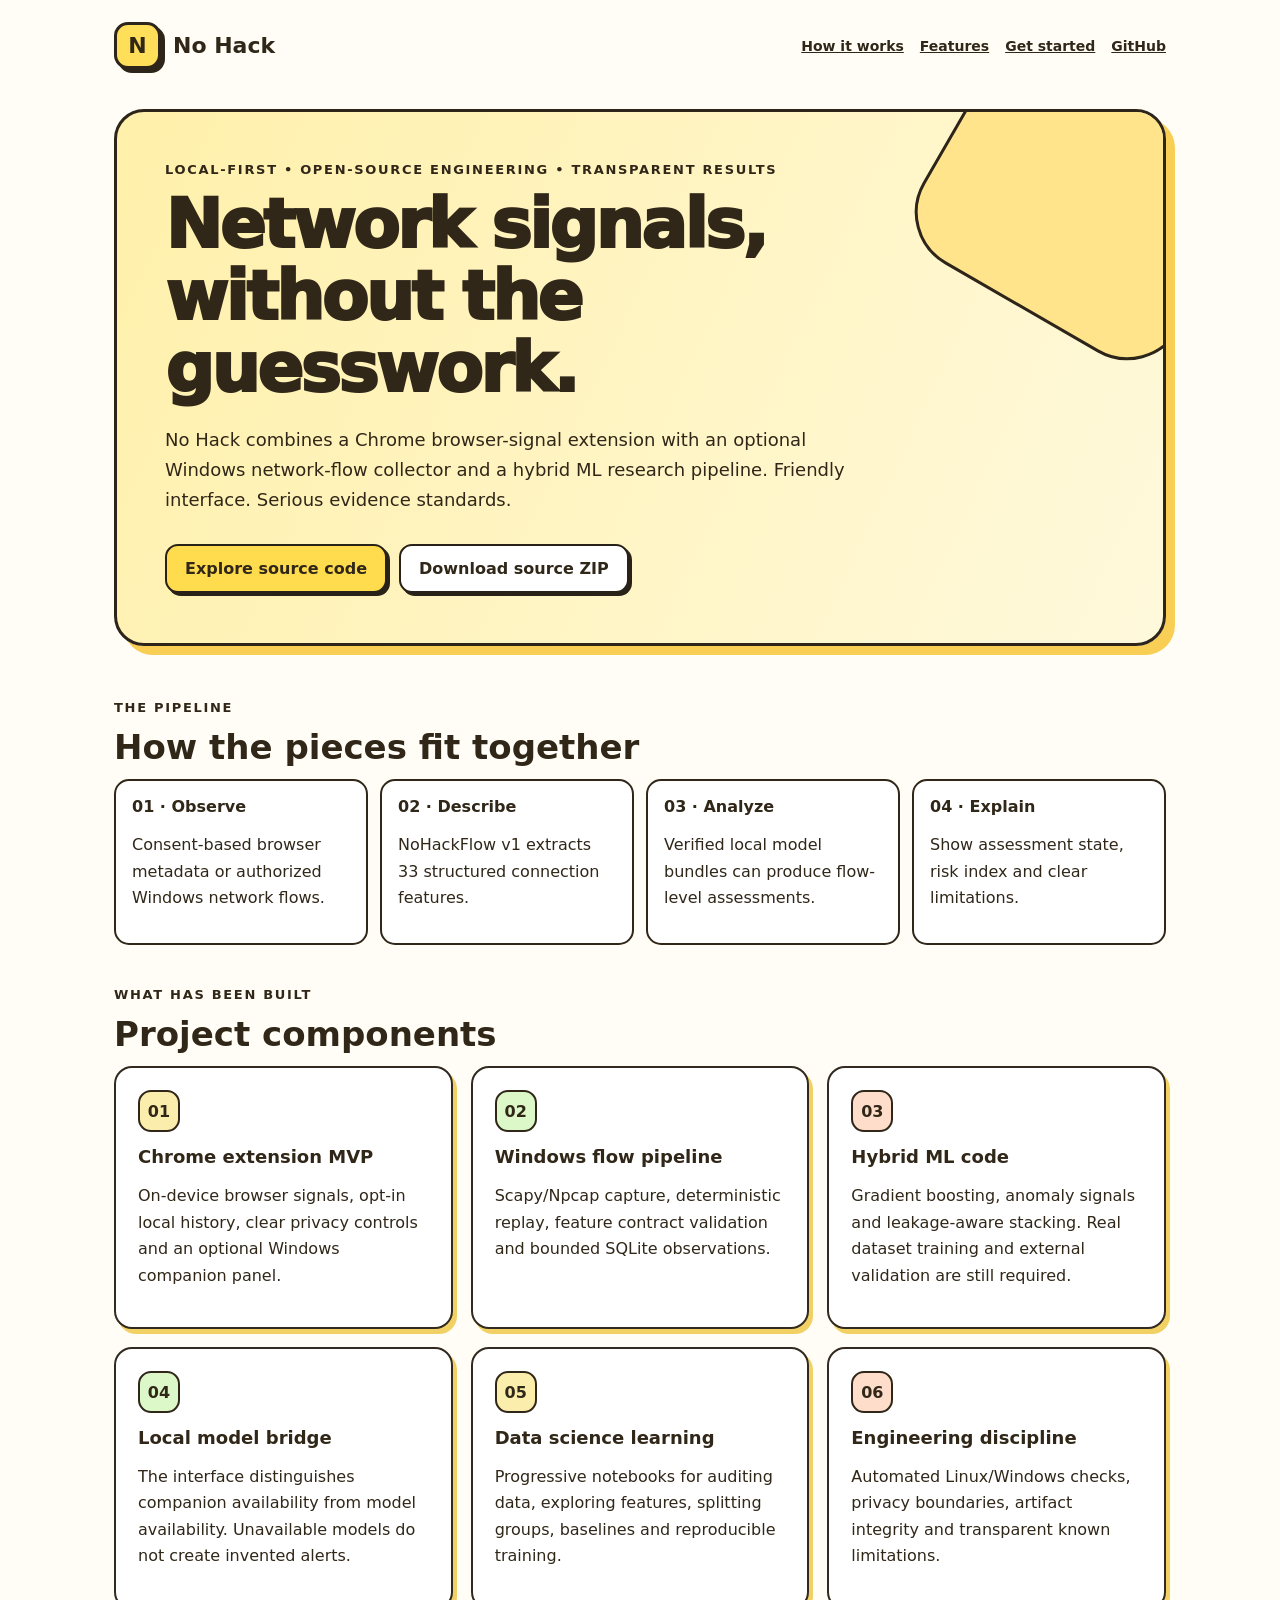
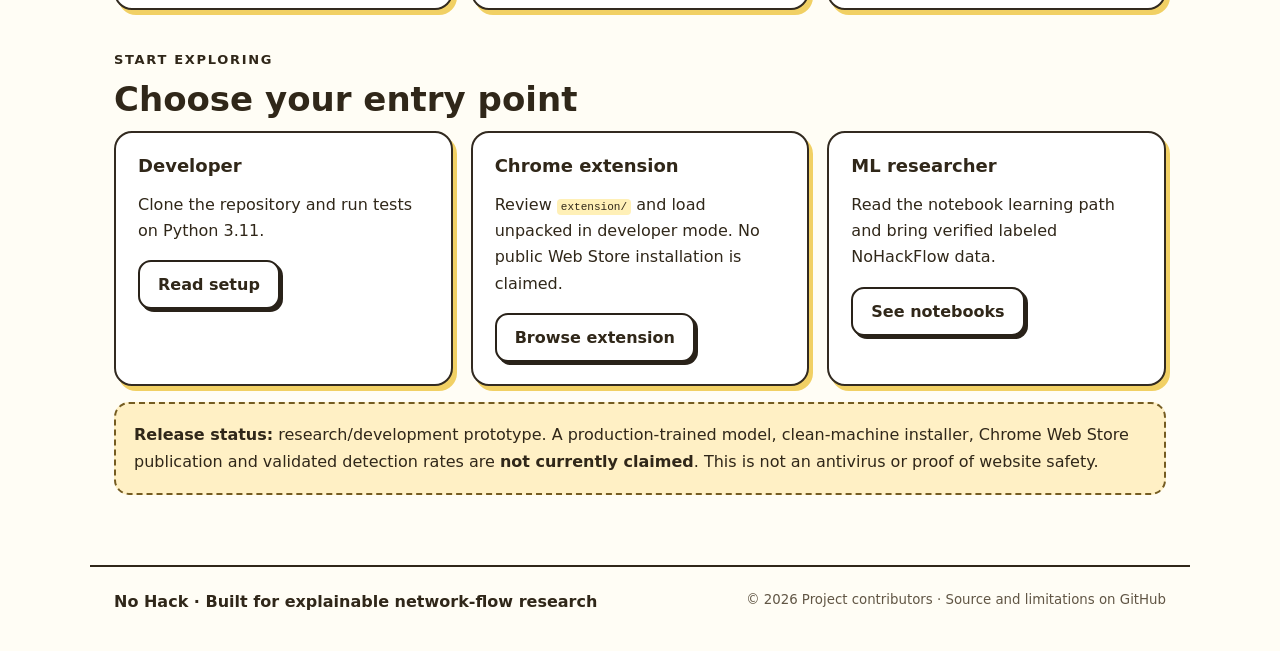
<file: site/index.html>
<!doctype html>
<html lang="en">
<head>
<meta charset="utf-8"><meta name="viewport" content="width=device-width,initial-scale=1">
<meta name="theme-color" content="#ffde59">
<title>No Hack | A playful interface for serious network-flow engineering</title>
<meta name="description" content="No Hack is a local-first network-flow anomaly detection research and engineering project. See the verified code, training pipeline, Chrome extension and honest release status.">
<style>
:root{font-family:system-ui,"Segoe UI",sans-serif;color:#302719;background:#fffdf5;scroll-behavior:smooth}
*{box-sizing:border-box}body{margin:0;overflow-x:hidden}
main,header,footer{max-width:1100px;margin:auto;padding:0 24px}header{display:flex;align-items:center;justify-content:space-between;gap:14px;padding-top:22px;padding-bottom:24px}
a{color:inherit}a:focus-visible,button:focus-visible{outline:3px solid #b65100;outline-offset:4px}
.brand{display:flex;align-items:center;gap:12px;font-weight:900;font-size:22px;text-decoration:none}
.mark{display:grid;place-items:center;background:#ffde59;border:3px solid #2d2519;box-shadow:4px 4px 0 #2d2519;border-radius:14px;width:47px;height:47px}
.nav{display:flex;gap:16px;flex-wrap:wrap;font-size:14px;font-weight:750}
.hero{position:relative;min-height:430px;background:linear-gradient(115deg,#fff0aa,#fff9dc);border:3px solid #2d2519;box-shadow:9px 9px 0 #f9ce54;border-radius:30px;padding:50px 48px;margin:16px auto 54px;overflow:hidden}
.hero:before{content:"";width:290px;height:290px;border-radius:60px;background:#ffe48c;position:absolute;right:-80px;top:-80px;transform:rotate(30deg);border:3px solid #2d2519}
.hero>*{position:relative}h1{font-weight:950;letter-spacing:-.04em;line-height:1.06;font-size:clamp(38px,6vw,68px);max-width:690px;margin:12px 0 20px}
h2{font-size:clamp(24px,3vw,34px);margin:12px 0}h3{font-size:18px;margin:0 0 8px}
p{line-height:1.65}.lead{max-width:680px;font-size:18px}
.eyebrow{font-size:13px;letter-spacing:.13em;text-transform:uppercase;font-weight:900}
.actions{display:flex;gap:12px;flex-wrap:wrap;margin-top:30px}
.btn{background:#ffdb4e;padding:13px 18px;border:2px solid #292219;border-radius:13px;box-shadow:3px 3px 0 #292219;font-weight:800;text-decoration:none;display:inline-block}
.btn.alt{background:white}.btn:hover{transform:translateY(-2px)}
section{margin:42px 0}.grid{display:grid;grid-template-columns:repeat(3,1fr);gap:18px}
.card{background:white;border:2px solid #322a20;border-radius:18px;padding:22px;box-shadow:4px 5px 0 #f1d064}
.card .number{display:grid;place-items:center;width:42px;height:42px;border:2px solid #302719;background:#fbedab;border-radius:13px;font-weight:900;margin-bottom:14px}
.card:nth-child(2n) .number{background:#ddf8c8}.card:nth-child(3n) .number{background:#ffddcb}
.status{background:#fff0c5;border:2px dashed #755c21;border-radius:15px;padding:18px}
.steps{display:grid;grid-template-columns:repeat(4,1fr);gap:12px}
.step{padding:16px;border-radius:15px;border:2px solid #302719;background:#fff;min-height:112px}
code{font-size:.85em;background:#fff0b7;padding:2px 4px;border-radius:4px;overflow-wrap:anywhere}
small{color:#615645}
footer{border-top:2px solid #302719;margin-top:70px;padding-top:25px;padding-bottom:40px;display:flex;justify-content:space-between;gap:12px;flex-wrap:wrap}
@media(max-width:800px){.grid{grid-template-columns:repeat(2,1fr)}.steps{grid-template-columns:repeat(2,1fr)}.hero{padding:32px 24px}}
@media(max-width:520px){.grid{grid-template-columns:1fr}header{align-items:flex-start;flex-direction:column}.hero{margin:8px auto 46px}.steps{grid-template-columns:1fr}}
</style>
</head>
<body>
<header><a class="brand" href="#top"><span class="mark">N</span>No Hack</a><nav class="nav" aria-label="Site"><a href="#how">How it works</a><a href="#features">Features</a><a href="#start">Get started</a><a href="https://github.com/shanmukhdatta/No-Hack-">GitHub</a></nav></header>
<main id="top">
<div class="hero">
<div class="eyebrow">Local-first • Open-source engineering • Transparent results</div>
<h1>Network signals,<br>without the guesswork.</h1>
<p class="lead">No Hack combines a Chrome browser-signal extension with an optional Windows network-flow collector and a hybrid ML research pipeline. Friendly interface. Serious evidence standards.</p>
<div class="actions"><a class="btn" href="https://github.com/shanmukhdatta/No-Hack-">Explore source code</a><a class="btn alt" href="https://github.com/shanmukhdatta/No-Hack-/archive/refs/heads/main.zip">Download source ZIP</a></div>
</div>
<section id="how"><div class="eyebrow">The pipeline</div><h2>How the pieces fit together</h2>
<div class="steps"><div class="step"><b>01 · Observe</b><p>Consent-based browser metadata or authorized Windows network flows.</p></div><div class="step"><b>02 · Describe</b><p>NoHackFlow v1 extracts 33 structured connection features.</p></div><div class="step"><b>03 · Analyze</b><p>Verified local model bundles can produce flow-level assessments.</p></div><div class="step"><b>04 · Explain</b><p>Show assessment state, risk index and clear limitations.</p></div></div>
</section>
<section id="features"><div class="eyebrow">What has been built</div><h2>Project components</h2>
<div class="grid">
<article class="card"><div class="number">01</div><h3>Chrome extension MVP</h3><p>On-device browser signals, opt-in local history, clear privacy controls and an optional Windows companion panel.</p></article>
<article class="card"><div class="number">02</div><h3>Windows flow pipeline</h3><p>Scapy/Npcap capture, deterministic replay, feature contract validation and bounded SQLite observations.</p></article>
<article class="card"><div class="number">03</div><h3>Hybrid ML code</h3><p>Gradient boosting, anomaly signals and leakage-aware stacking. Real dataset training and external validation are still required.</p></article>
<article class="card"><div class="number">04</div><h3>Local model bridge</h3><p>The interface distinguishes companion availability from model availability. Unavailable models do not create invented alerts.</p></article>
<article class="card"><div class="number">05</div><h3>Data science learning</h3><p>Progressive notebooks for auditing data, exploring features, splitting groups, baselines and reproducible training.</p></article>
<article class="card"><div class="number">06</div><h3>Engineering discipline</h3><p>Automated Linux/Windows checks, privacy boundaries, artifact integrity and transparent known limitations.</p></article>
</div></section>
<section id="start"><div class="eyebrow">Start exploring</div><h2>Choose your entry point</h2>
<div class="grid">
<article class="card"><h3>Developer</h3><p>Clone the repository and run tests on Python 3.11.</p><a class="btn alt" href="https://github.com/shanmukhdatta/No-Hack-#readme">Read setup</a></article>
<article class="card"><h3>Chrome extension</h3><p>Review <code>extension/</code> and load unpacked in developer mode. No public Web Store installation is claimed.</p><a class="btn alt" href="https://github.com/shanmukhdatta/No-Hack-/tree/main/extension">Browse extension</a></article>
<article class="card"><h3>ML researcher</h3><p>Read the notebook learning path and bring verified labeled NoHackFlow data.</p><a class="btn alt" href="https://github.com/shanmukhdatta/No-Hack-/tree/main/notebooks">See notebooks</a></article>
</div><p class="status"><strong>Release status:</strong> research/development prototype. A production-trained model, clean-machine installer, Chrome Web Store publication and validated detection rates are <strong>not currently claimed</strong>. This is not an antivirus or proof of website safety.</p>
</section>
</main><footer><strong>No Hack · Built for explainable network-flow research</strong><small>© 2026 Project contributors · Source and limitations on GitHub</small></footer>
</body></html>
</file>
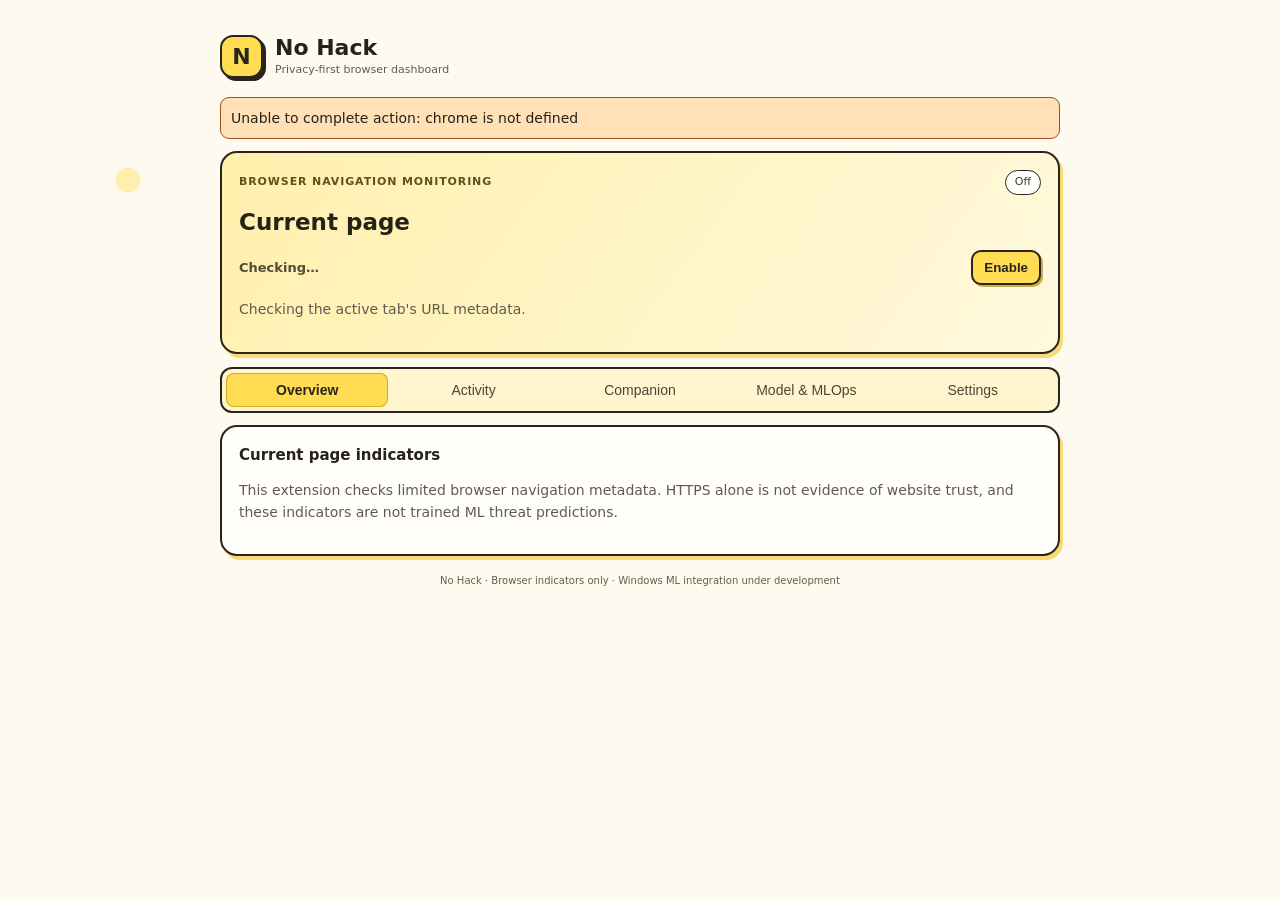
<file: extension/dashboard.html>
<!doctype html>
<html lang="en">
<head>
  <meta charset="utf-8">
  <meta name="viewport" content="width=device-width,initial-scale=1">
  <title>No Hack — Dashboard</title>
  <link rel="stylesheet" href="styles.css">
  <script type="module" src="ui.js"></script>
</head>
<body class="dashboard">
  <main class="shell">
    <header class="header"><div class="logo" aria-hidden="true">N</div><div><h1>No Hack</h1><p>Privacy-first browser dashboard</p></div></header>
    <div id="message" role="status" aria-live="polite" class="notice hidden"></div>
    <section class="panel hero">
      <div class="spread"><span class="eyebrow">Browser navigation monitoring</span><span id="monitor-label" class="tag">Off</span></div>
      <h2 id="current-host">Current page</h2>
      <div class="spread"><span id="current-level" class="signal">Checking…</span>
      <button id="monitor-toggle" class="button primary">Enable</button></div>
      <p id="current-explanation" class="muted">Checking the active tab's URL metadata.</p>
    </section>
    <nav class="tabs" aria-label="Views">
      <button class="tab selected" data-view="overview" aria-current="page">Overview</button>
      <button class="tab" data-view="activity">Activity</button>
      <button class="tab" data-view="companion">Companion</button>
      <button class="tab" data-view="mlops">Model &amp; MLOps</button>
      <button class="tab" data-view="settings">Settings</button>
    </nav>
    <section data-panel="overview" class="panel">
      <h3>Current page indicators</h3><ul id="reasons" class="reasons"></ul>
      <p class="muted">This extension checks limited browser navigation metadata. HTTPS alone is not evidence of website trust, and these indicators are not trained ML threat predictions.</p>
    </section>
    <section data-panel="activity" class="panel hidden">
      <div class="spread"><h3>Local activity history</h3><button id="clear-events" class="button subtle">Delete history</button></div>
      <p class="muted small">Records contain hostnames, schemes, indicators and timestamps, never full paths or query parameters.</p>
      <div id="events" class="events"></div>
    </section>
    <section data-panel="companion" class="panel hidden">
      <h3>Optional Windows network-flow companion</h3>
      <p class="muted">The companion requires a separate authorized installation and Npcap. Connected status means protocol communication succeeds—not that the ML detector is trained or operational.</p>
      <p id="companion-result" class="muted">Not checked.</p>
      <button id="check-companion" class="button">Refresh local assessments</button>
      <p class="muted small">Assessments represent local network flows, not the security of the active website. They appear only after authorized capture, model training and local scoring.</p>
      <div id="ml-assessments" class="events" aria-live="polite"></div>
    </section>
    <section data-panel="mlops" class="panel hidden">
      <h3>Local model &amp; experiment tracking</h3>
      <p id="mlops-model" class="status-line" role="status">Model not connected. Install a verified local model and Windows companion before inference.</p>
      <p class="muted small">MLflow experiments are local and separately launched. Drift warnings require reference data and are not threat verdicts. The extension never starts capture or training.</p>
      <button id="mlops-refresh" class="button">Check model connection</button>
    </section>
    <section data-panel="settings" class="panel hidden">
      <h3>Settings & privacy</h3>
      <label class="choice"><input id="alert-toggle" type="checkbox">Show badge for observed HTTP pages</label>
      <label class="choice">Local history retention <select id="retention"><option value="1">1 day</option><option value="7">7 days</option><option value="14">14 days</option><option value="30">30 days</option></select></label>
      <p class="muted">Monitoring defaults to off. Use the Enable/Pause control above. The extension does not upload browsing history to a server.</p>
    </section>
    <footer>No Hack · Browser indicators only · Windows ML integration under development</footer>
  </main>
</body>
</html>
</file>
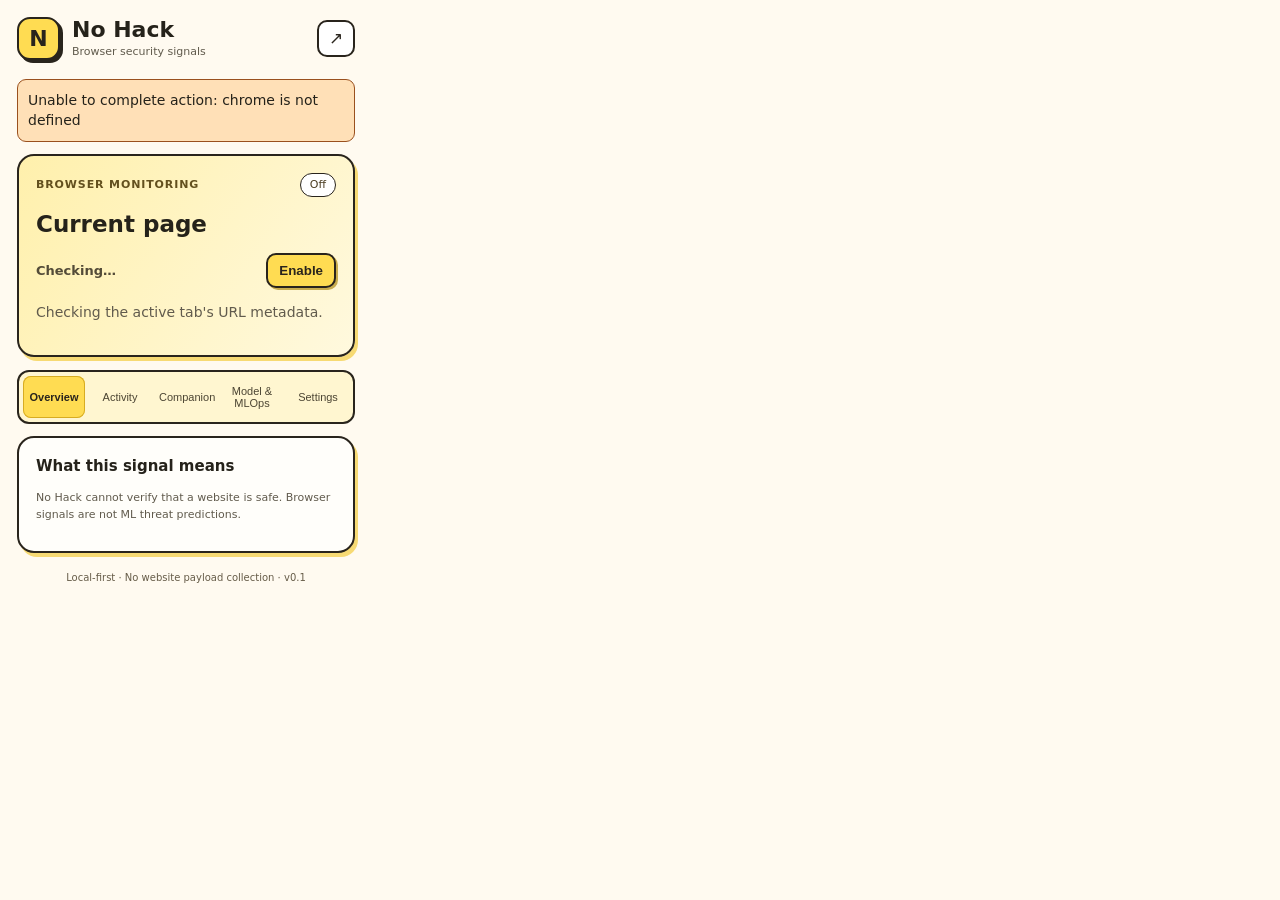
<file: extension/popup.html>
<!doctype html>
<html lang="en">
<head>
  <meta charset="utf-8">
  <meta name="viewport" content="width=device-width,initial-scale=1">
  <title>No Hack</title>
  <link rel="stylesheet" href="styles.css">
  <script type="module" src="ui.js"></script>
</head>
<body class="popup">
  <main class="shell">
    <header class="header"><div class="logo" aria-hidden="true">N</div>
      <div><h1>No Hack</h1><p>Browser security signals</p></div>
      <button id="open-dashboard" class="icon-button" title="Open full dashboard" aria-label="Open full dashboard">↗</button>
    </header>
    <div id="message" role="status" aria-live="polite" class="notice hidden"></div>
    <section class="panel hero">
      <div class="spread"><span class="eyebrow">Browser monitoring</span><span id="monitor-label" class="tag">Off</span></div>
      <h2 id="current-host">Current page</h2>
      <div class="spread"><span id="current-level" class="signal">Checking…</span>
      <button id="monitor-toggle" class="button primary">Enable</button></div>
      <p id="current-explanation" class="muted">Checking the active tab's URL metadata.</p>
    </section>
    <nav class="tabs" aria-label="Views">
      <button class="tab selected" data-view="overview" aria-current="page">Overview</button>
      <button class="tab" data-view="activity">Activity</button>
      <button class="tab" data-view="companion">Companion</button>
      <button class="tab" data-view="mlops">Model &amp; MLOps</button>
      <button class="tab" data-view="settings">Settings</button>
    </nav>
    <section data-panel="overview" class="panel">
      <h3>What this signal means</h3><ul id="reasons" class="reasons"></ul>
      <p class="muted small">No Hack cannot verify that a website is safe. Browser signals are not ML threat predictions.</p>
    </section>
    <section data-panel="activity" class="panel hidden">
      <div class="spread"><h3>Recent websites</h3><button id="clear-events" class="button subtle">Clear</button></div>
      <p class="muted small">Only hostnames, protocols, indicators and timestamps are stored locally when enabled.</p>
      <div id="events" class="events"></div>
    </section>
    <section data-panel="companion" class="panel hidden">
      <h3>Windows companion</h3>
      <p class="muted">Optional network-flow collection is separate from browser navigation indicators.</p>
      <p id="companion-result" class="muted">Not checked.</p>
      <button id="check-companion" class="button">Refresh local assessments</button>
      <p class="muted small">Flow assessments cannot reliably be assigned to an individual browser tab.</p>
      <div id="ml-assessments" class="events" aria-live="polite"></div>
    </section>
    <section data-panel="mlops" class="panel hidden">
      <h3>Local model &amp; experiment tracking</h3>
      <p id="mlops-model" class="status-line" role="status">Model not connected. Install a verified local model and Windows companion before inference.</p>
      <p class="muted small">MLflow experiments are local and separately launched. Drift warnings require reference data and are not threat verdicts. The extension never starts capture or training.</p>
      <button id="mlops-refresh" class="button">Check model connection</button>
    </section>
    <section data-panel="settings" class="panel hidden">
      <h3>Local privacy controls</h3>
      <label class="choice"><input id="alert-toggle" type="checkbox">Show HTTP warning badge</label>
      <label class="choice">Keep history <select id="retention"><option value="1">1 day</option><option value="7">7 days</option><option value="14">14 days</option><option value="30">30 days</option></select></label>
      <p class="muted small">Monitoring starts only after you enable it. Pausing stops new history collection.</p>
    </section>
    <footer>Local-first · No website payload collection · v0.1</footer>
  </main>
</body>
</html>
</file>
<file: extension/styles.css>
:root {
  color-scheme: light;
  font: 14px/1.48 system-ui, -apple-system, "Segoe UI", sans-serif;
  background: #fffaf0;
  color: #25221a;
  --paper: #fffefa;
  --cream: #fff6d0;
  --yellow: #ffdc52;
  --ink: #29241c;
  --muted: #615b4d;
  --mint: #dcf9cf;
  --orange: #ffe0b7;
}
* { box-sizing: border-box; }
body { margin: 0; background: radial-gradient(circle at 10% 20%,#ffefae 0 12px, transparent 13px),#fffaf0; }
body.popup { width: 372px; min-height: 480px; }
body.dashboard { min-height: 100vh; }
.shell { padding: 17px; max-width: 880px; margin: 0 auto; }
.header { display: flex; align-items: center; gap: 12px; margin-bottom: 18px; }
.logo { width: 43px; height: 43px; display: grid; place-items: center; font-size: 22px; font-weight: 900; color: var(--ink); background:var(--yellow); border: 2px solid var(--ink); border-radius: 13px; box-shadow: 3px 3px 0 var(--ink); }
.header h1 { font-size: 22px; line-height: 1.15; margin: 0; }
.header p { color: var(--muted); margin: 2px 0 0; font-size: 11px; }
.icon-button { margin-left:auto; border:2px solid var(--ink); background:#fff; color:var(--ink); border-radius:10px; cursor:pointer; padding:6px 10px; font-size:17px; }
h2 { font-size:23px; line-height:1.2; overflow-wrap:anywhere; margin:14px 0; }
h3 { font-size:15px; margin:0 0 12px; }
.panel { background:var(--paper); border:2px solid var(--ink); border-radius:17px; padding:17px; margin-bottom:13px; box-shadow: 3px 4px 0 #f7da74; }
.hero { background:linear-gradient(125deg,#fff0ac,#fff9de); }
.spread { display:flex; align-items:center; justify-content:space-between; gap:12px; }
.eyebrow { font-size:11px; color:#63501e; text-transform:uppercase; letter-spacing:.08em; font-weight:800; }
.tag { border:1.5px solid var(--ink); border-radius:20px; padding:3px 9px; font-size:11px; color:#4a3c21; background:#fff; }
.tag.on { background:var(--mint); color:#274b1e; }
.signal { font-size:13px; font-weight:750; color:#534b38; }
.signal.review { color:#904509; }
.signal.informational { color:#266a31; }
.muted { color:var(--muted); line-height:1.55; }
.small { font-size:11px; }
.button { border:2px solid var(--ink); background:#fff; color:var(--ink); padding:8px 11px; border-radius:10px; cursor:pointer; font-weight:700; box-shadow: 2px 2px 0 #c8ac4e; }
.button.primary { background:var(--yellow); color:var(--ink); }
.button:hover,.tab:hover,.icon-button:hover { background:#ffefb4; }
.button:focus-visible,.tab:focus-visible,.icon-button:focus-visible { outline:3px solid #a45800; outline-offset:3px; }
.button.subtle { background:transparent; color:var(--ink); }
.tabs { display:grid; grid-template-columns:repeat(5,minmax(0,1fr)); gap:4px; padding:4px; background:var(--cream); border:2px solid var(--ink); border-radius:12px; margin-bottom:12px; }
.tab { background:transparent; color:#4c4533; padding:9px 4px; border:0; border-radius:8px; font-size:11px; cursor:pointer; }
.tab.selected { background:var(--yellow); color:var(--ink); font-weight:800; box-shadow: inset 0 0 0 1px #d7ac22; }
.hidden { display:none !important; }
.reasons { padding-left:19px; margin:0 0 12px; }
.reasons li { margin-bottom:8px; }
.choice { display:flex; align-items:center; gap:10px; margin:10px 0; color:var(--ink); }
.choice select { margin-left:auto; background:#fff; color:var(--ink); padding:6px; border:1.5px solid var(--ink); border-radius:8px; }
.events { display:grid; gap:7px; max-height:320px; overflow:auto; }
.event { background:#fff9dd; border:1.5px solid #77634a; border-radius:10px; padding:10px; }
.event .host { font-weight:700; overflow-wrap:anywhere; }
.event .meta { font-size:11px; color:#6a604e; }
.notice { background:var(--orange); border:1.5px solid #9a501e; padding:10px; border-radius:9px; margin-bottom:12px; }
footer { text-align:center; color:#665c48; font-size:10px; margin-top:18px; }
body.dashboard .shell { padding:35px 20px; }
body.dashboard .hero { min-height:180px; }
body.dashboard .tab { font-size:14px; }
@media(max-width:420px) { body.dashboard .shell {padding:14px;} .tabs {gap:1px;} }

.status-line { padding:10px; background:#fff3c4; border:1.5px solid #55452d; border-radius:10px; font-weight:700; }
</file>
